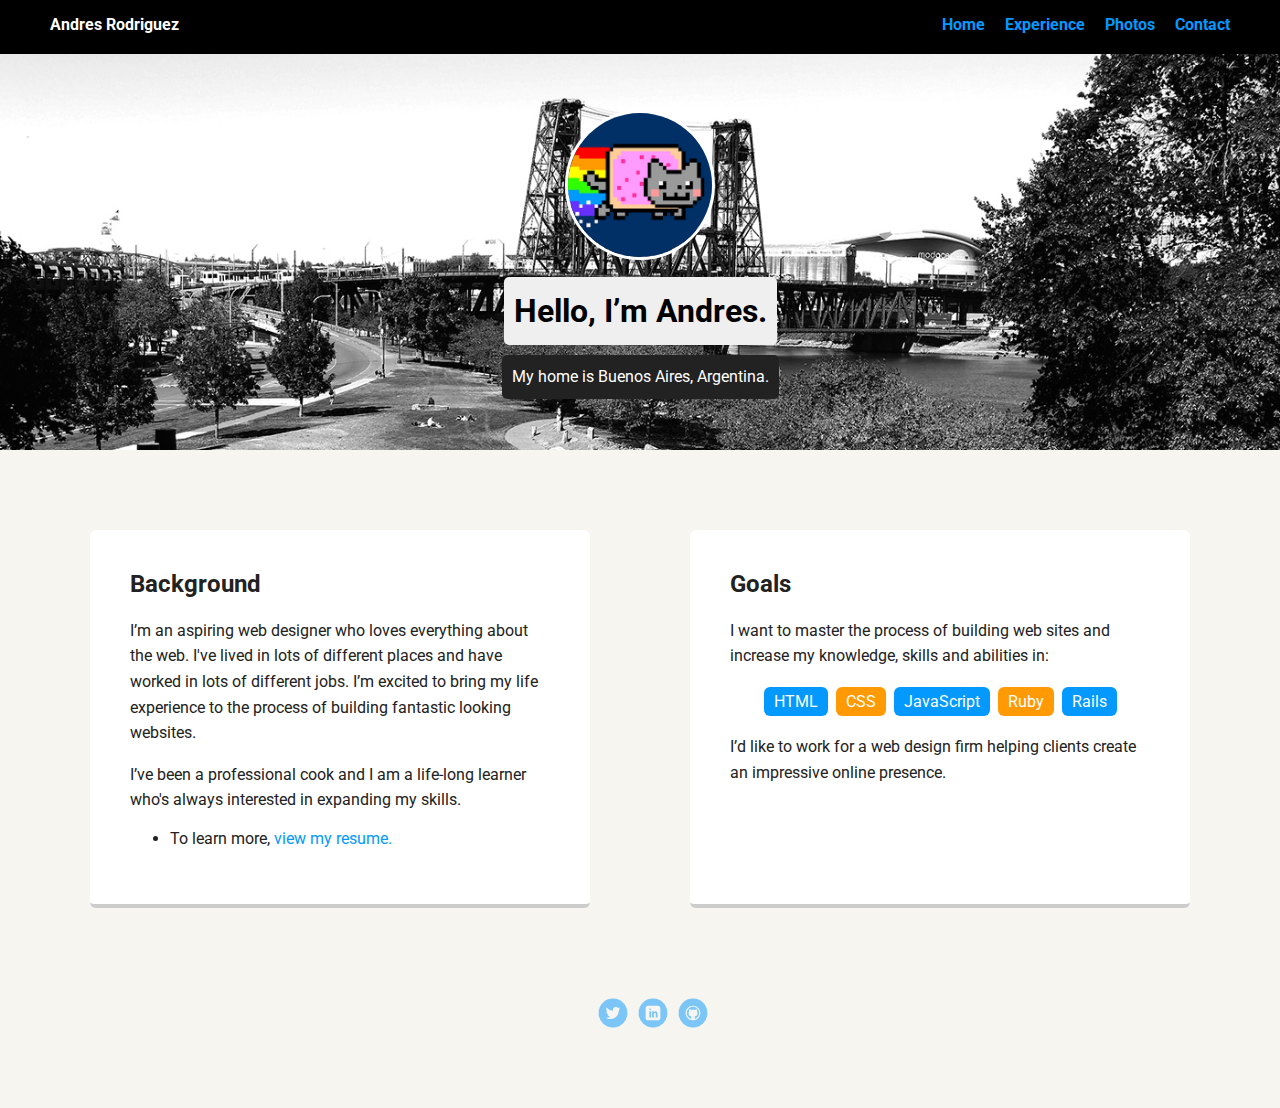
<file: index.html>
<!doctype html>
<html lang="en">
<head>
  <meta charset="utf-8">
  <title>Andres Rodriguez's Profile</title>
  <meta name="viewport" content="width=device-width, initial-scale=1.0">
  <link rel="stylesheet" href="styles.css">
  <link href="https://fonts.googleapis.com/css?family=Muli%7CRoboto:400,300,500,700,900" rel="stylesheet"></head>
  <body>

    <div class="main-nav">
        <ul class="nav">
          <li class="name">Andres Rodriguez</li>
          <li><a href="#">Home</a></li>
          <li><a href="resume.html">Experience</a></li>
          <li><a href="#">Photos</a></li>
          <li><a href="#">Contact</a></li>
        </ul>
    </div>

    <header>
      <img src="images/me.png" alt="Drawing of Andres Rodriguez" class="profile-image">
      <h1 class="tag name">Hello, I’m Andres.</h1>
      <p class="tag location">My home is Buenos Aires, Argentina.</p>
    </header>

    <main class="flex">
      <div class="card">
        <h2>Background</h2>
        <p>I’m an aspiring web designer who loves everything about the web. I've lived in lots of different places and have worked in lots of different jobs. I’m excited to bring my life experience to the process of building fantastic looking websites.</p>
        <p>I’ve been a professional cook and I am a life-long learner who's always interested in expanding my skills.</p>
        <ul>
          <li>To learn more, <a href="resume.html">view my resume.</a></li>
        </ul>
      </div> 

      <div class="card">
        <h2>Goals</h2>
        <p>I want to master the process of building web sites and increase my knowledge, skills and abilities in:</p>
        <ul class="skills">
          <li>HTML</li>
          <li>CSS</li>
          <li>JavaScript</li>
          <li>Ruby</li>
          <li>Rails</li>
        </ul>
        <p>I’d like to work for a web design firm helping clients create an impressive online presence.</p>
      </div> 

    </main>
    <footer>
      <ul>
        <li><a href="https://twitter.com/untalandy" class="social twitter" target="_blank">Twitter</a></li>
        <li><a href="https://www.linkedin.com/in/andres-rodriguez-6b2513181/" class="social linkedin" target="_blank">LinkedIn</a></li>
        <li><a href="https://github.com/andynarf" class="social github">Github</a></li>
      </ul>

    </footer>
  </body>
  </html>
</file>
<file: styles.css>
/* Global Layout Set-up */
* { 
  box-sizing: border-box;
}
  
body {
  margin: 0;
  padding: 0;
  text-align: center;
  font-family: 'Roboto', sans-serif;
  color: #222;
  background: #f7f5f0;
}
/* Link Styles */

a {
  text-decoration: none;
  color: #0499ff;
}
a:hover {
  color: #6633ff;
}

/* Section Styles */

.main-nav {
  width: 100%;
  background: black;
  min-height: 30px;
  padding: 10px;
  position: fixed;
  text-align: center;
}
.nav {
  display: flex;
  justify-content: space-around;
  font-weight: 700;
  list-style-type: none;
  margin: 0 auto;
  padding: 0;
}
.nav .name {
  display: none;
}
.nav li {
  padding: 5px 10px 10px 10px;
}
.nav a {
  transition: all .5s;
}
.nav a:hover {
  color: white
}

header {
  text-align: center;
  background: url('images/portland.jpg') no-repeat top center ;
  background-size: cover;
  overflow: hidden;
  padding-top: 60px;
}
header {
  line-height: 1.5;
}
header .profile-image {
  margin-top: 50px;
  width: 150px;
  height: 150px;
  border-radius: 50%;
  border: 3px solid white;
  transition: all .5s;
}
header .profile-image:hover {
  transform: scale(1.2) rotate(360deg);
}
.tag {
  background-color: #efefef;
  color: black;
  padding: 10px;
  border-radius: 5px;
  display: table;
  margin: 10px auto;
} 
.location {
  background-color: #222;
  color: white;
}
.card {
  margin: 30px;
  padding: 20px 40px 40px;
  max-width: 500px;
  text-align: left;
  background: #fff;
  border-bottom: 4px solid #ccc;
  border-radius: 6px;
}
.card:hover {
  border-color: #ff99ff;
}

ul.skills {
  padding: 0;
  text-align: center;
}

.skills li {
  border-radius: 6px;
  display: inline-block;
  background: #ff9904;
  color: white;
  padding: 5px 10px;
  margin: 2px;
}

.skills li:nth-child(odd) {
  background: #0399ff;
}

footer {
  width: 100%;
  min-height: 30px;
  padding: 20px 0 40px 20px;
}

footer .copyright {
  top: -8px;
  margin-right: 20px;
  font-size: .75em;
}

footer ul {
  list-style-type: none;
  margin: 0;
  padding: 0;
}

footer ul li {
  display: inline-block;
}

a.social {
  display: inline-block;
  text-indent: -9999px;
  margin-left: 5px;
  width: 30px;
  height: 30px;
  background-size: 30px 30px;
  opacity: .5;
  transition: all .25s;
}
a.twitter {
  background-image: url(images/twitter.svg);
}
a.linkedin {
  background-image: url(images/linkedin.svg);
}
a.github {
  background-image: url(images/github.svg);
}
a.social:hover {
  opacity: 1;
}
.clearfix {
  clear: both;
}

/* Styles for larger screens */
@media screen and (min-width: 720px) {
  
  .flex {
      display: flex;
      max-width: 1200px;
      justify-content: space-around;
      margin: 0 auto;
  }

  header {
    min-height: 450px;
  }

  .nav {
    max-width: 1200px;
  }

  .nav .name {
    display: block;
    margin-right: auto;
    color: white;
  }

  main {
    padding-top: 50px;
  }

  main p {
    line-height: 1.6em;
  }

  footer {
    font-size: 1.3em;
    max-width: 1200px;
    margin: 40px auto;
  }

}
</file>
